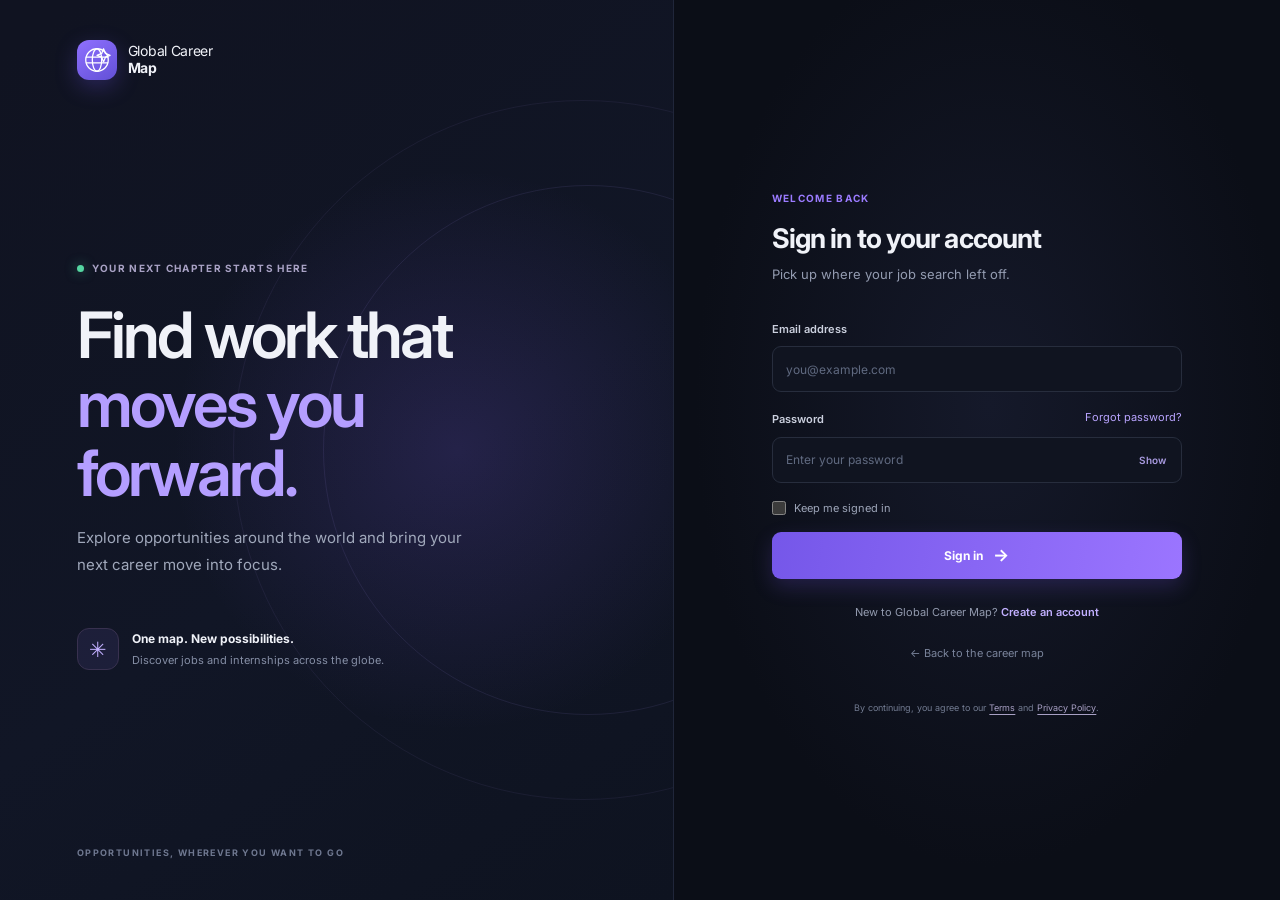
<file: ui/login.html>
<!DOCTYPE html>
<html lang="en">
<head>
  <meta charset="UTF-8">
  <meta name="viewport" content="width=device-width, initial-scale=1.0">
  <meta name="theme-color" content="#0b0e17">
  <meta name="description" content="Sign in to your Global Career Map workspace.">
  <title>Sign in · Global Career Map</title>
  <link rel="preconnect" href="https://fonts.googleapis.com">
  <link rel="preconnect" href="https://fonts.gstatic.com" crossorigin>
  <link href="https://fonts.googleapis.com/css2?family=Inter:wght@400;500;600;700;800&display=swap" rel="stylesheet">
  <link rel="stylesheet" href="auth.css">
</head>
<body>
  <main class="auth-layout">
    <section class="auth-story" aria-label="About Global Career Map">
      <a class="brand" href="index.html" aria-label="Global Career Map home">
        <span class="brand-mark" aria-hidden="true"><svg viewBox="0 0 32 32"><circle cx="16" cy="16" r="12"/><ellipse cx="16" cy="16" rx="5" ry="12"/><path d="M4.5 13h23M4.5 19h23"/><path d="m23 4 2 5 5 2-5 2-2 5-2-5-5-2 5-2z"/></svg></span>
        <span class="brand-name">Global Career<br><b>Map</b></span>
      </a>
      <div class="story-copy">
        <span class="eyebrow"><i></i> YOUR NEXT CHAPTER STARTS HERE</span>
        <h1>Find work that<br><span>moves you forward.</span></h1>
        <p>Explore opportunities around the world and bring your next career move into focus.</p>
        <div class="story-stat"><span class="stat-icon">✳</span><span><b>One map. New possibilities.</b><small>Discover jobs and internships across the globe.</small></span></div>
      </div>
      <div class="story-orbit orbit-one"></div><div class="story-orbit orbit-two"></div>
      <p class="story-footer">OPPORTUNITIES, WHEREVER YOU WANT TO GO</p>
    </section>
    <section class="auth-side">
      <div class="auth-card">
        <a class="mobile-brand" href="index.html">Global Career <b>Map</b></a>
        <div class="auth-heading"><span class="eyebrow">WELCOME BACK</span><h2>Sign in to your account</h2><p>Pick up where your job search left off.</p></div>
        <form class="auth-form" data-auth-form novalidate>
          <label for="email">Email address</label>
          <input id="email" name="email" type="email" autocomplete="email" placeholder="you@example.com" required>
          <div class="label-row"><label for="password">Password</label><a href="#" data-demo-link>Forgot password?</a></div>
          <div class="password-wrap"><input id="password" name="password" type="password" autocomplete="current-password" placeholder="Enter your password" required minlength="8"><button class="password-toggle" type="button" aria-label="Show password" data-password-toggle>Show</button></div>
          <label class="remember"><input type="checkbox" name="remember"> <span>Keep me signed in</span></label>
          <button class="submit-button" type="submit">Sign in <span aria-hidden="true">→</span></button>
          <p class="form-message" role="status" aria-live="polite" hidden></p>
        </form>
        <p class="auth-switch">New to Global Career Map? <a href="register.html">Create an account</a></p>
        <a class="back-link" href="index.html">← Back to the career map</a>
      </div>
      <footer class="auth-legal">By continuing, you agree to our <a href="#" data-demo-link>Terms</a> and <a href="#" data-demo-link>Privacy Policy</a>.</footer>
    </section>
  </main>
  <script src="auth.js"></script>
</body>
</html>
</file>
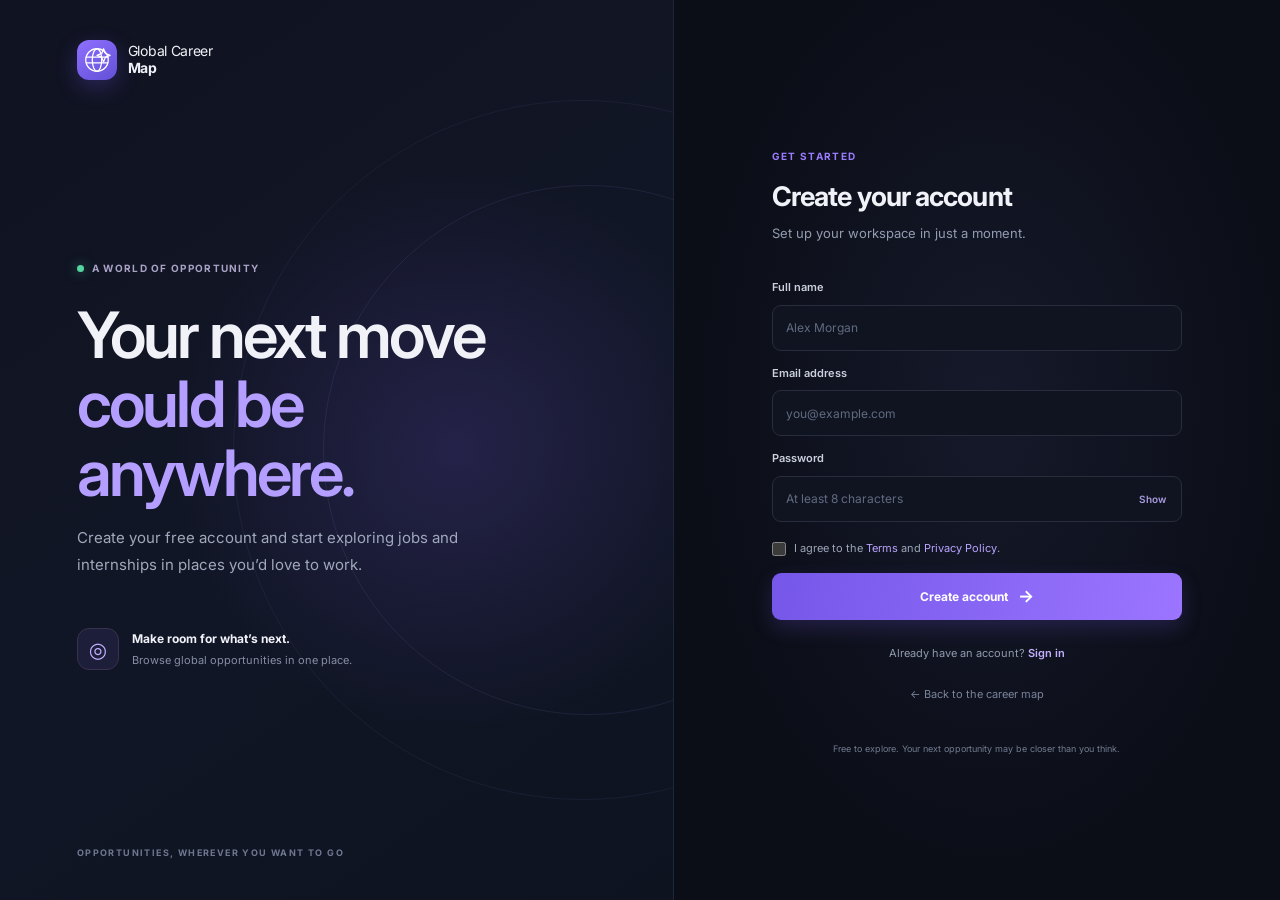
<file: ui/register.html>
<!DOCTYPE html>
<html lang="en">
<head>
  <meta charset="UTF-8">
  <meta name="viewport" content="width=device-width, initial-scale=1.0">
  <meta name="theme-color" content="#0b0e17">
  <meta name="description" content="Create your Global Career Map account.">
  <title>Create account · Global Career Map</title>
  <link rel="preconnect" href="https://fonts.googleapis.com">
  <link rel="preconnect" href="https://fonts.gstatic.com" crossorigin>
  <link href="https://fonts.googleapis.com/css2?family=Inter:wght@400;500;600;700;800&display=swap" rel="stylesheet">
  <link rel="stylesheet" href="auth.css">
</head>
<body>
  <main class="auth-layout">
    <section class="auth-story" aria-label="About Global Career Map">
      <a class="brand" href="index.html" aria-label="Global Career Map home">
        <span class="brand-mark" aria-hidden="true"><svg viewBox="0 0 32 32"><circle cx="16" cy="16" r="12"/><ellipse cx="16" cy="16" rx="5" ry="12"/><path d="M4.5 13h23M4.5 19h23"/><path d="m23 4 2 5 5 2-5 2-2 5-2-5-5-2 5-2z"/></svg></span>
        <span class="brand-name">Global Career<br><b>Map</b></span>
      </a>
      <div class="story-copy">
        <span class="eyebrow"><i></i> A WORLD OF OPPORTUNITY</span>
        <h1>Your next move<br><span>could be anywhere.</span></h1>
        <p>Create your free account and start exploring jobs and internships in places you’d love to work.</p>
        <div class="story-stat"><span class="stat-icon">◎</span><span><b>Make room for what’s next.</b><small>Browse global opportunities in one place.</small></span></div>
      </div>
      <div class="story-orbit orbit-one"></div><div class="story-orbit orbit-two"></div>
      <p class="story-footer">OPPORTUNITIES, WHEREVER YOU WANT TO GO</p>
    </section>
    <section class="auth-side">
      <div class="auth-card">
        <a class="mobile-brand" href="index.html">Global Career <b>Map</b></a>
        <div class="auth-heading"><span class="eyebrow">GET STARTED</span><h2>Create your account</h2><p>Set up your workspace in just a moment.</p></div>
        <form class="auth-form" data-auth-form novalidate>
          <label for="full-name">Full name</label>
          <input id="full-name" name="name" type="text" autocomplete="name" placeholder="Alex Morgan" required minlength="2">
          <label for="email">Email address</label>
          <input id="email" name="email" type="email" autocomplete="email" placeholder="you@example.com" required>
          <label for="password">Password</label>
          <div class="password-wrap"><input id="password" name="password" type="password" autocomplete="new-password" placeholder="At least 8 characters" required minlength="8"><button class="password-toggle" type="button" aria-label="Show password" data-password-toggle>Show</button></div>
          <label class="remember terms-check"><input type="checkbox" name="terms" required> <span>I agree to the <a href="#" data-demo-link>Terms</a> and <a href="#" data-demo-link>Privacy Policy</a>.</span></label>
          <button class="submit-button" type="submit">Create account <span aria-hidden="true">→</span></button>
          <p class="form-message" role="status" aria-live="polite" hidden></p>
        </form>
        <p class="auth-switch">Already have an account? <a href="login.html">Sign in</a></p>
        <a class="back-link" href="index.html">← Back to the career map</a>
      </div>
      <footer class="auth-legal">Free to explore. Your next opportunity may be closer than you think.</footer>
    </section>
  </main>
  <script src="auth.js"></script>
</body>
</html>
</file>
<file: ui/auth.css>
:root{color-scheme:dark;--bg:#0b0e17;--panel:#111521;--border:#272d3d;--text:#f0f2f8;--muted:#939bb0;--purple:#9b7bff;--green:#55d6a1}
*{box-sizing:border-box}body{margin:0;min-height:100vh;background:var(--bg);color:var(--text);font-family:Inter,system-ui,sans-serif;font-size:14px;line-height:1.5}a{color:inherit;text-decoration:none}button,input{font:inherit}.auth-layout{min-height:100vh;display:grid;grid-template-columns:minmax(360px,1fr) minmax(480px, .9fr)}.auth-story{position:relative;isolation:isolate;overflow:hidden;display:flex;flex-direction:column;justify-content:space-between;padding:40px clamp(32px,6vw,96px);background:radial-gradient(ellipse at 68% 50%,rgba(104,77,195,.22),transparent 44%),linear-gradient(145deg,#101321 4%,#111626 56%,#0e1320);border-right:1px solid #20263a}.brand{position:relative;z-index:2;display:flex;align-items:center;gap:11px;width:max-content}.brand-mark{width:40px;height:40px;display:grid;place-items:center;border-radius:12px;background:linear-gradient(145deg,#8f70ff,#6250d6);box-shadow:0 7px 22px #785cff42}.brand-mark svg{width:30px;fill:none;stroke:#fff;stroke-width:1.35;stroke-linecap:round;stroke-linejoin:round}.brand-name{font-size:14px;line-height:1.2;letter-spacing:-.3px}.brand-name b{font-weight:700}.story-copy{position:relative;z-index:2;max-width:510px;margin:auto 0;padding:70px 0}.eyebrow{display:inline-flex;align-items:center;gap:8px;color:#a9a2c5;font-size:10px;font-weight:700;letter-spacing:1.3px}.eyebrow i{width:7px;height:7px;border-radius:50%;background:var(--green);box-shadow:0 0 12px #55d6a188}.story-copy h1{margin:23px 0 17px;font-size:clamp(39px,5vw,67px);font-weight:600;line-height:1.08;letter-spacing:-2.8px}.story-copy h1 span{color:#b49eff}.story-copy>p{max-width:410px;margin:0;color:#a0a8bb;font-size:15px;line-height:1.8}.story-stat{display:flex;align-items:center;gap:13px;margin-top:50px}.stat-icon{width:42px;height:42px;display:grid;place-items:center;border:1px solid #38314f;border-radius:12px;background:#9b7bff17;color:#c2afff;font-size:21px}.story-stat b,.story-stat small{display:block}.story-stat b{font-size:12px}.story-stat small{margin-top:4px;color:#858ea5;font-size:11px}.story-footer{position:relative;z-index:2;margin:0;color:#6f7890;font-size:9px;font-weight:700;letter-spacing:1.4px}.story-orbit{position:absolute;z-index:-1;right:-260px;top:50%;width:700px;height:700px;transform:translateY(-50%);border:1px solid #b19aff12;border-radius:50%}.orbit-two{right:-180px;width:530px;height:530px;border-color:#b19aff19}.auth-side{display:flex;flex-direction:column;align-items:center;justify-content:center;padding:48px 32px;background:radial-gradient(ellipse at 52% 45%,#15192a 0%,#0b0e17 66%)}.auth-card{width:min(100%,410px)}.auth-heading{margin-bottom:31px}.auth-heading .eyebrow{color:var(--purple)}.auth-heading h2{margin:12px 0 6px;font-size:27px;letter-spacing:-.9px}.auth-heading p{margin:0;color:var(--muted);font-size:13px}.auth-form{display:grid;gap:9px}.auth-form>label:not(.remember),.label-row label{margin-top:5px;color:#cbd0de;font-size:11px;font-weight:600}.label-row{display:flex;align-items:center;justify-content:space-between;margin-top:5px}.label-row a,.terms-check a{color:#b9a4ff;font-size:11px}.auth-form input:not([type=checkbox]){width:100%;height:46px;padding:0 13px;border:1px solid var(--border);border-radius:9px;outline:none;background:#101420;color:var(--text);font-size:12px;transition:border-color .18s,box-shadow .18s}.auth-form input:not([type=checkbox])::placeholder{color:#606a80}.auth-form input:not([type=checkbox]):focus{border-color:#8068d7;box-shadow:0 0 0 3px #9b7bff20}.password-wrap{position:relative}.password-wrap input{padding-right:58px!important}.password-toggle{position:absolute;top:50%;right:10px;transform:translateY(-50%);border:0;background:transparent;color:#a99be0;font-size:10px;font-weight:600;cursor:pointer}.remember{display:flex;align-items:center;gap:8px;margin:8px 0 7px;color:#9da5b8;font-size:11px;cursor:pointer}.remember input{width:14px;height:14px;margin:0;accent-color:#9575f5}.terms-check{align-items:flex-start;line-height:1.7}.terms-check input{margin-top:3px}.submit-button{height:47px;display:flex;align-items:center;justify-content:center;gap:10px;border:0;border-radius:9px;background:linear-gradient(100deg,#7557e9,#9b75ff);box-shadow:0 8px 20px #7857e936;color:#fff;font-size:12px;font-weight:700;cursor:pointer;transition:filter .18s,transform .18s}.submit-button:hover{filter:brightness(1.08);transform:translateY(-1px)}.submit-button span{font-size:17px}.form-message{margin:3px 0 0;padding:10px 12px;border:1px solid #7b6240;border-radius:8px;background:#ffb96912;color:#ffd39d;font-size:11px}.form-message[hidden]{display:none}.auth-switch{margin:25px 0 0;color:#929aae;text-align:center;font-size:11px}.auth-switch a{color:#c2b0ff;font-weight:600}.back-link{display:block;width:max-content;margin:24px auto 0;color:#79839a;font-size:11px}.auth-legal{margin-top:40px;color:#727b91;text-align:center;font-size:9px}.auth-legal a{color:#a8a0c4;text-decoration:underline;text-underline-offset:3px}.mobile-brand{display:none}
@media(max-width:900px){.auth-layout{grid-template-columns:minmax(300px,.85fr) minmax(420px,1fr)}.auth-story{padding:32px}.story-copy h1{font-size:clamp(38px,5vw,54px)}}
@media(max-width:680px){.auth-layout{display:block}.auth-story{display:none}.auth-side{min-height:100vh;padding:28px 22px}.auth-card{max-width:430px}.mobile-brand{display:block;margin-bottom:42px;color:#d7d1eb;font-size:14px}.mobile-brand b{color:#b49eff}.auth-heading h2{font-size:25px}.auth-legal{max-width:340px;margin-top:34px}}
@media(max-width:380px){.auth-side{padding-right:17px;padding-left:17px}.auth-heading h2{font-size:23px}}
.submit-button:disabled{opacity:.65;cursor:wait;transform:none}
</file>
